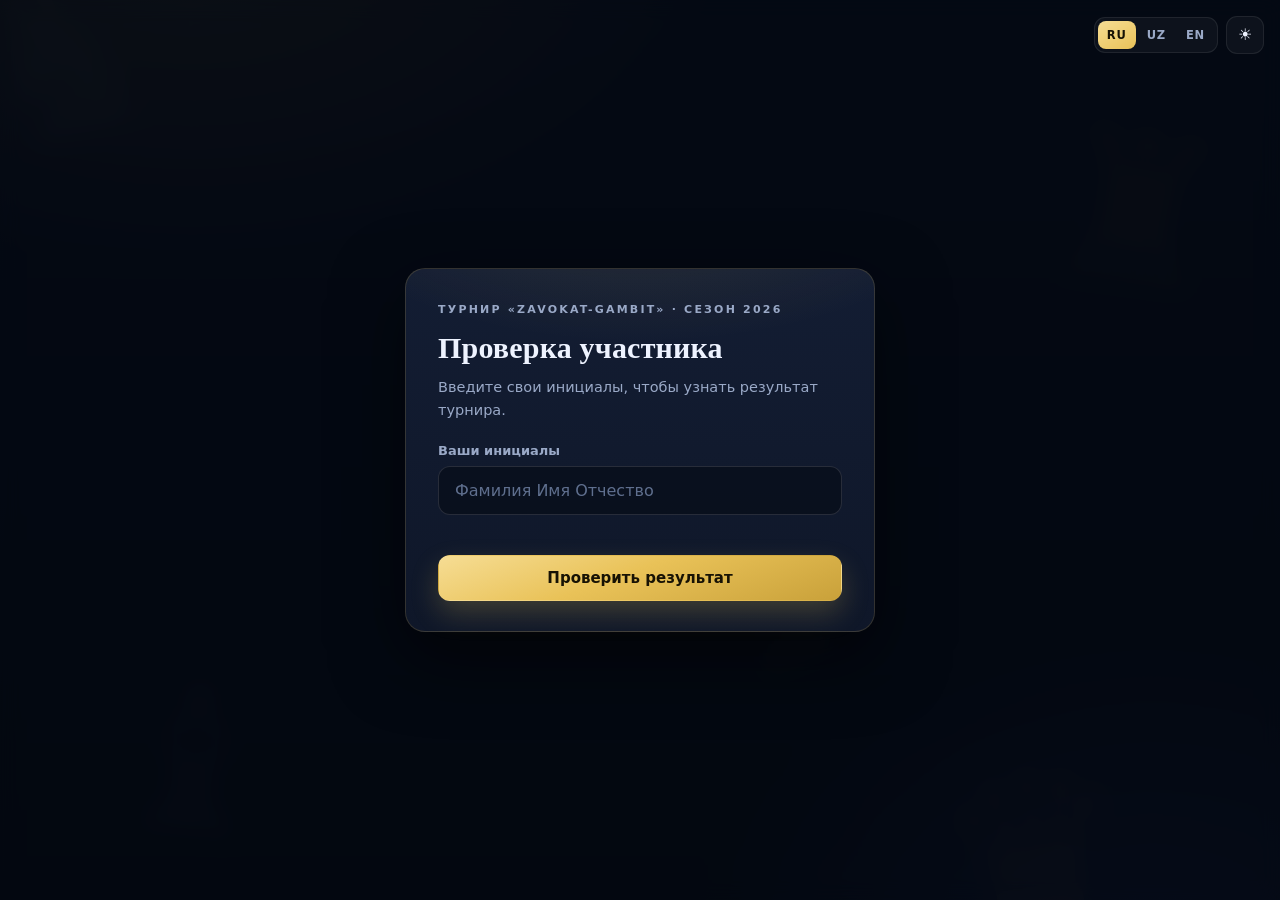
<file: index.html>
<!DOCTYPE html>
<html lang="ru" data-lang="ru" data-theme="dark">
<head>
  <meta charset="UTF-8">
  <meta name="viewport" content="width=device-width, initial-scale=1">
  <script>
    (function () {
      try {
        var theme = localStorage.getItem("chess-theme");
        var lang = localStorage.getItem("chess-lang");
        if (theme === "light" || theme === "dark") document.documentElement.setAttribute("data-theme", theme);
        if (lang === "ru" || lang === "uz" || lang === "en") {
          document.documentElement.setAttribute("data-lang", lang);
          document.documentElement.setAttribute("lang", lang);
        }
      } catch (e) {}
    })();
  </script>
  <title data-i18n="titleLogin">Турнир «Zavokat-gambit» — проверка участника</title>
  <link rel="stylesheet" href="css/style.css">
  <script src="js/i18n.js" defer></script>
  <script src="js/main.js" defer></script>
</head>
<body class="page-login">
  <div class="deco" aria-hidden="true">
    <span>♞</span><span>♜</span><span>♝</span><span>♛</span><span>♚</span><span>♟</span>
  </div>

  <div class="prefs">
    <div class="lang-switch" role="group" aria-label="Language">
      <button type="button" data-lang="ru" class="is-active" aria-pressed="true">RU</button>
      <button type="button" data-lang="uz" aria-pressed="false">UZ</button>
      <button type="button" data-lang="en" aria-pressed="false">EN</button>
    </div>
    <button type="button" class="theme-btn" id="themeBtn" aria-label="Включить светлую тему">☀</button>
  </div>

  <div class="modal-layer is-open" id="loginLayer">
    <section class="modal" aria-labelledby="loginTitle">
      <p class="eyebrow" data-i18n="loginEyebrow">Турнир «Zavokat-gambit» · сезон 2026</p>

      <div id="loginStep">
        <h1 id="loginTitle" data-i18n="loginTitle">Проверка участника</h1>
        <p class="muted" data-i18n="loginSubtitle">Введите свои инициалы, чтобы узнать результат турнира.</p>

        <form id="loginForm" novalidate>
          <label class="field">
            <span data-i18n="loginLabel">Ваши инициалы</span>
            <input id="nameInput" type="text" data-i18n-placeholder="loginPlaceholder"
                   placeholder="Фамилия Имя Отчество" autocomplete="off" spellcheck="false" maxlength="80">
          </label>
          <p class="error" id="loginError" role="alert" aria-live="polite"></p>
          <button class="btn btn-gold btn-block" type="submit" id="loginBtn" data-i18n="loginButton">Проверить результат</button>
        </form>
      </div>

      <div class="step hidden" id="loaderStep" aria-live="polite">
        <div class="spinner" aria-hidden="true"></div>
        <p class="loader-title" data-i18n="loaderTitle">Проверяем турнирную таблицу…</p>
        <p class="small muted" data-i18n="loaderNote">Это займёт несколько секунд</p>
        <div class="progress"><span></span></div>
      </div>

      <div class="step hidden" id="resultStep">
        <div class="crown" aria-hidden="true">♛</div>
        <p class="eyebrow gold" data-i18n="resultEyebrow">Результат найден</p>
        <h2 data-i18n="resultTitle">Поздравляем! Вы вошли в топ-50 лучших шахматистов турнира.</h2>
        <p class="prize-line" data-i18n-html="prizeLine">Ваш приз — <b>ваучер на 150 000 сум</b></p>
        <a class="btn btn-gold btn-block" href="prizes.html" data-i18n="prizesButton">Какие призы я могу получить</a>
      </div>
    </section>
  </div>
</body>
</html>
</file>
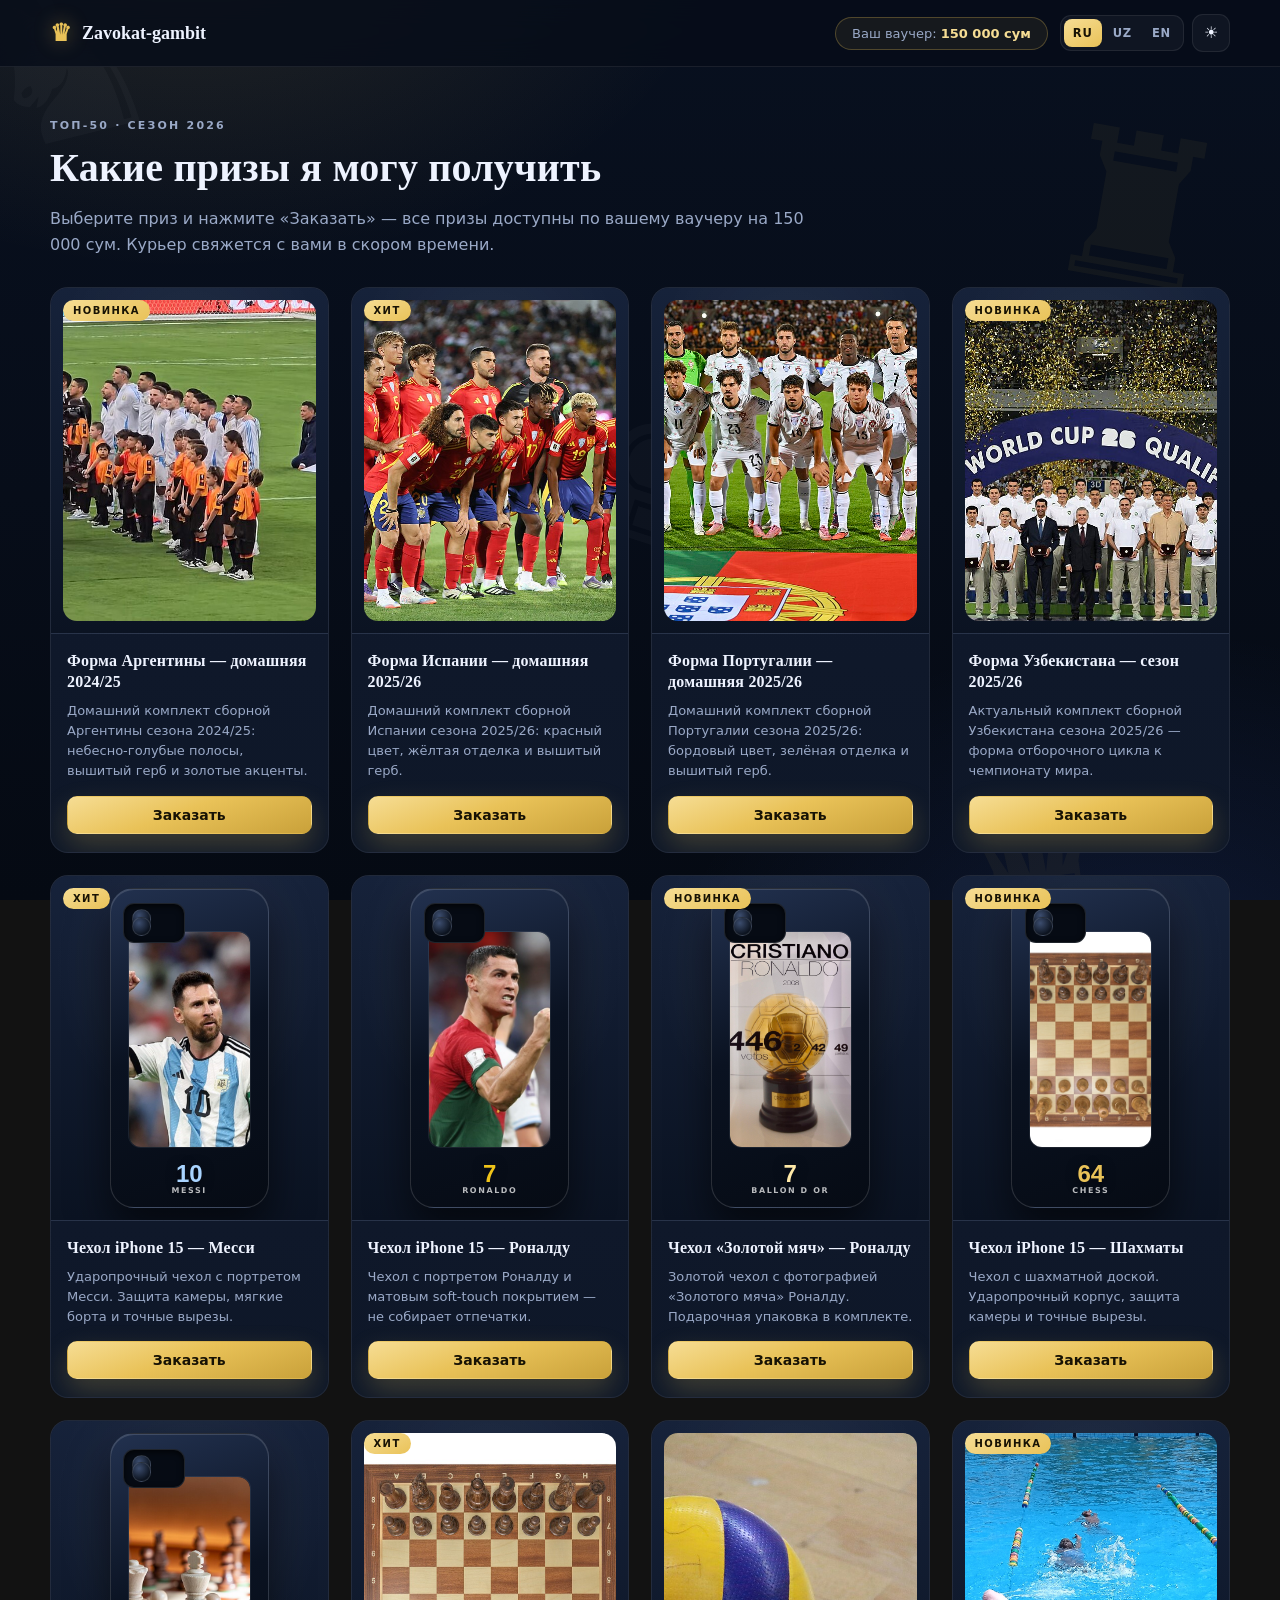
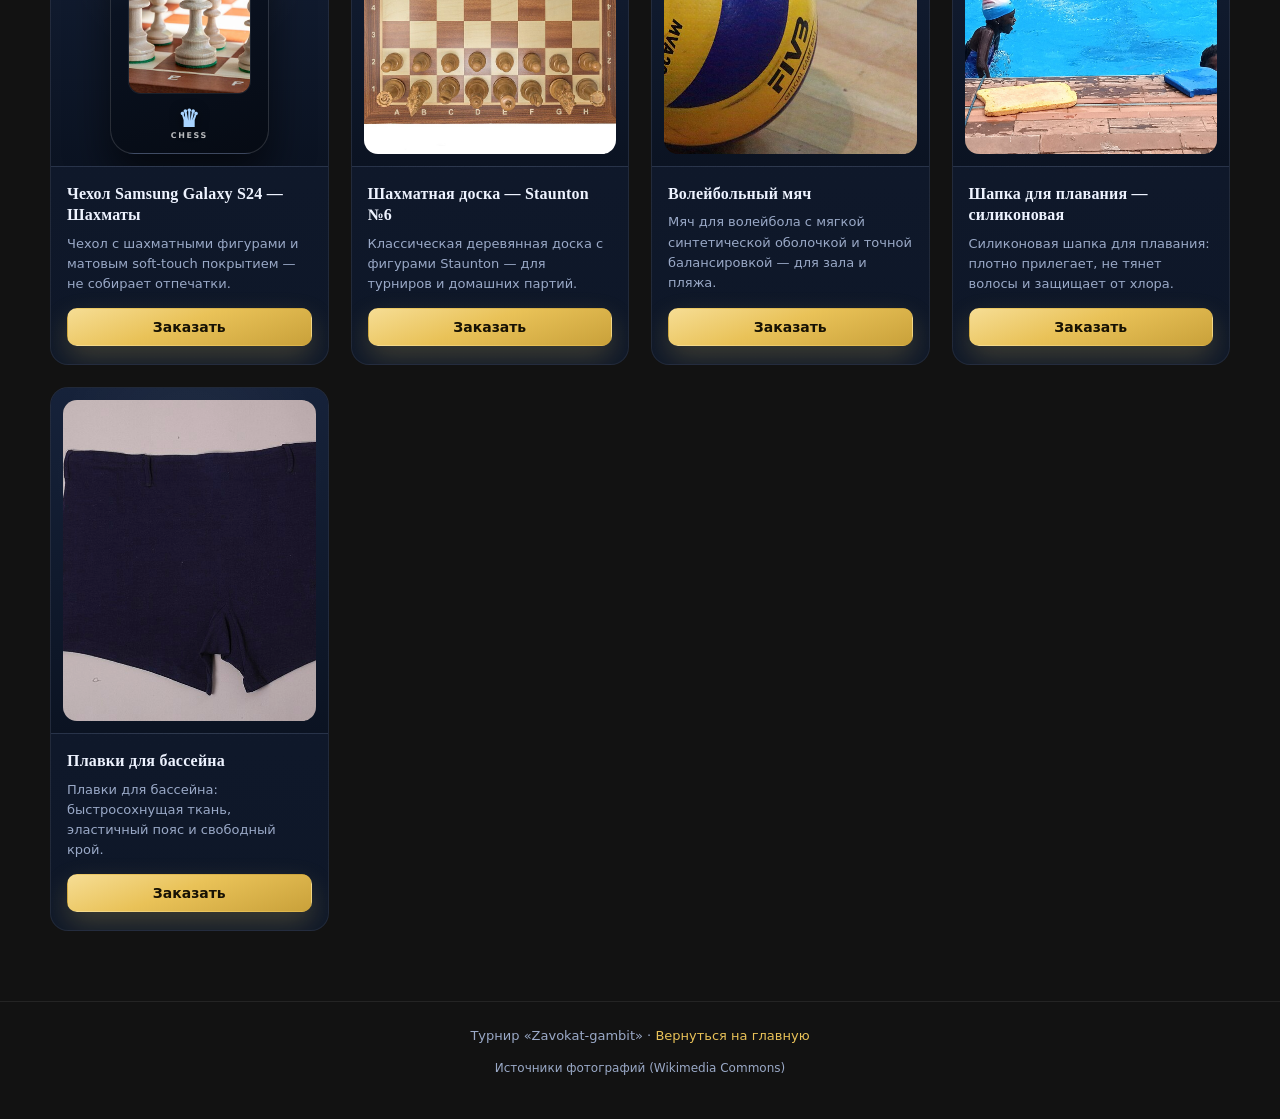
<file: prizes.html>
<!DOCTYPE html>
<html lang="ru" data-lang="ru" data-theme="dark">
<head>
  <meta charset="UTF-8">
  <meta name="viewport" content="width=device-width, initial-scale=1">
  <script>
    (function () {
      try {
        var theme = localStorage.getItem("chess-theme");
        var lang = localStorage.getItem("chess-lang");
        if (theme === "light" || theme === "dark") document.documentElement.setAttribute("data-theme", theme);
        if (lang === "ru" || lang === "uz" || lang === "en") {
          document.documentElement.setAttribute("data-lang", lang);
          document.documentElement.setAttribute("lang", lang);
        }
      } catch (e) {}
    })();
  </script>
  <title data-i18n="prizesPageTitle">Призы турнира «Zavokat-gambit»</title>
  <link rel="stylesheet" href="css/style.css">
  <script src="js/i18n.js" defer></script>
  <script src="js/prizes.js" defer></script>
</head>
<body class="page-prizes">
  <div class="deco" aria-hidden="true">
    <span>♞</span><span>♜</span><span>♝</span><span>♛</span><span>♚</span><span>♟</span>
  </div>

  <header class="site-head">
    <div class="wrap head-inner">
      <a class="brand" href="index.html"><i>♛</i> <span data-i18n="brand">Zavokat-gambit</span></a>
      <div class="head-right">
        <div class="voucher" data-i18n-html="voucher">Ваш ваучер: <b>150 000 сум</b></div>
        <div class="prefs">
          <div class="lang-switch" role="group" aria-label="Language">
            <button type="button" data-lang="ru" class="is-active" aria-pressed="true">RU</button>
            <button type="button" data-lang="uz" aria-pressed="false">UZ</button>
            <button type="button" data-lang="en" aria-pressed="false">EN</button>
          </div>
          <button type="button" class="theme-btn" id="themeBtn" aria-label="Включить светлую тему">☀</button>
        </div>
      </div>
    </div>
  </header>

  <main class="wrap">
    <section class="hero">
      <p class="eyebrow" data-i18n="prizesEyebrow">Топ-50 · сезон 2026</p>
      <h1 data-i18n="prizesTitle">Какие призы я могу получить</h1>
      <p class="muted" data-i18n="prizesSubtitle">
        Выберите приз и нажмите «Заказать» — все призы доступны по вашему ваучеру
        на 150 000 сум. Курьер свяжется с вами в скором времени.
      </p>
    </section>

    <div class="grid" id="grid"></div>
  </main>

  <footer class="site-foot">
    <div class="wrap">
      <p>
        <span data-i18n="footerTournament">Турнир «Zavokat-gambit»</span> ·
        <a href="index.html" data-i18n="footerBack">Вернуться на главную</a>
      </p>
      <details class="credits">
        <summary data-i18n="creditsSummary">Источники фотографий (Wikimedia Commons)</summary>
        <ul>
          <li><a href="https://commons.wikimedia.org/wiki/File:Argentina_singing_anthem_-_ARG_v_CAN_-_2024-07-09.jpg" target="_blank" rel="noopener">Форма Аргентины 2024/25</a></li>
          <li><a href="https://commons.wikimedia.org/wiki/File:Spain_football_team_in_2025.jpg" target="_blank" rel="noopener">Форма Испании 2025/26</a></li>
          <li><a href="https://commons.wikimedia.org/wiki/File:Portugal_national_football_team_0866.jpg" target="_blank" rel="noopener">Форма Португалии 2025/26</a></li>
          <li><a href="https://commons.wikimedia.org/wiki/File:Uzbekistan_national_association_football_team_with_President_of_Uzbekistan_after_Uzbekistan-Qatar_match,_on_June_10,_2025.jpg" target="_blank" rel="noopener">Форма Узбекистана 2025/26</a></li>
          <li><a href="https://commons.wikimedia.org/wiki/File:Lionel_Messi_WC2022.jpg" target="_blank" rel="noopener">Месси</a></li>
          <li><a href="https://commons.wikimedia.org/wiki/File:Cristiano_Ronaldo_WC2022_-_02.jpg" target="_blank" rel="noopener">Роналду 2022</a></li>
          <li><a href="https://commons.wikimedia.org/wiki/File:Cristiano_Ronaldo%27s_2008_Ballon_d%27Or_trophy,_Real_Madrid_Museum,_Santiago_Bernab%C3%A9u,_Madrid,_Spain_(Ank_Kumar,_Infosys_Limited)_02.jpg" target="_blank" rel="noopener">«Золотой мяч»</a></li>
          <li><a href="https://commons.wikimedia.org/wiki/File:Chess_game_Staunton_No._6_top_view.jpg" target="_blank" rel="noopener">Шахматная доска</a></li>
          <li><a href="https://commons.wikimedia.org/wiki/File:Chess_pieces_close_up.jpg" target="_blank" rel="noopener">Шахматы, чехол</a></li>
          <li><a href="https://commons.wikimedia.org/wiki/File:Volleyball_ball_-_le_ballon_de_volley-ball_-_%D9%83%D8%B1%D8%A9_%D8%A7%D9%84%D9%83%D8%B1%D8%A9_%D8%A7%D9%84%D8%B7%D8%A7%D8%A6%D8%B1%D8%A9_Esp%C3%A9rance_sportive_de_Tunis_photo2.jpg" target="_blank" rel="noopener">Волейбольный мяч</a></li>
          <li><a href="https://commons.wikimedia.org/wiki/File:Swimming_cap.jpg" target="_blank" rel="noopener">Шапка для плавания</a></li>
          <li><a href="https://commons.wikimedia.org/wiki/File:Cal%C3%A7%C3%A3o_de_Banho%2C_Acervo_do_Museu_Paulista_da_USP_%285%29.jpg" target="_blank" rel="noopener">Плавки</a></li>
        </ul>
      </details>
    </div>
  </footer>

  <div class="modal-layer" id="confirmLayer" aria-hidden="true">
    <div class="modal modal-sm" role="dialog" aria-modal="true" aria-labelledby="confirmTitle">
      <p class="eyebrow gold" data-i18n="confirmEyebrow">Подтверждение</p>
      <h2 id="confirmTitle" data-i18n="confirmTitle">Вы точно хотите заказать?</h2>
      <p class="order-name" id="confirmProduct"></p>
      <div class="modal-actions">
        <button class="btn btn-gold" type="button" id="confirmYes" data-i18n="yes">Да</button>
        <button class="btn btn-ghost" type="button" id="confirmNo" data-i18n="no">Нет</button>
      </div>
    </div>
  </div>

  <div class="modal-layer" id="doneLayer" aria-hidden="true">
    <div class="modal modal-sm" role="dialog" aria-modal="true" aria-labelledby="doneTitle">
      <div class="check" aria-hidden="true">✓</div>
      <h2 id="doneTitle" data-i18n="doneTitle">Заказ принят!</h2>
      <p class="muted" data-i18n="doneText">В скором времени с вами свяжется курьер.</p>
      <button class="btn btn-gold btn-block" type="button" id="doneOk" data-i18n="doneButton">Отлично</button>
    </div>
  </div>
</body>
</html>
</file>
<file: css/style.css>
:root {
  --bg: #070d19;
  --panel: #111a2e;
  --panel-2: #16223a;
  --line: rgba(233, 194, 88, 0.16);
  --line-soft: rgba(255, 255, 255, 0.08);
  --gold: #e9c258;
  --gold-2: #f6dd94;
  --gold-text: #f6dd94;
  --text: #eef3ff;
  --muted: #9aa9c7;
  --danger: #ff7c7c;
  --ok: #6fe3a8;
  --radius: 20px;
  --shadow: 0 24px 70px rgba(0, 0, 0, 0.55);

  --body-bg:
    radial-gradient(900px 600px at 15% -10%, rgba(233, 194, 88, 0.13), transparent 60%),
    radial-gradient(800px 600px at 90% 110%, rgba(76, 118, 255, 0.14), transparent 60%),
    linear-gradient(180deg, #08101f 0%, #070d19 55%, #050a13 100%);
  --deco: rgba(255, 255, 255, 0.028);
  --deco-gold: rgba(233, 194, 88, 0.05);

  --card-bg: linear-gradient(180deg, var(--panel), #0e1728);
  --media-bg:
    radial-gradient(70% 70% at 50% 25%, rgba(255, 255, 255, 0.06), transparent 70%),
    linear-gradient(180deg, #16223a, #0b1322);
  --head-bg: rgba(7, 13, 25, 0.82);
  --backdrop: rgba(4, 8, 16, 0.72);
  --modal-bg:
    radial-gradient(520px 260px at 50% -30%, rgba(233, 194, 88, 0.14), transparent 70%),
    linear-gradient(180deg, #131d33, #0f1729);
  --ghost-bg: rgba(255, 255, 255, 0.04);
  --ghost-hover: rgba(255, 255, 255, 0.08);
  --ghost-border: rgba(255, 255, 255, 0.08);
  --ghost-border-hover: rgba(255, 255, 255, 0.2);
  --input-bg: rgba(5, 10, 20, 0.6);
  --input-bg-focus: rgba(5, 10, 20, 0.85);
  --input-border: rgba(255, 255, 255, 0.12);
  --placeholder: #5f6f8e;
  --track: rgba(255, 255, 255, 0.08);
  --spinner-track: rgba(255, 255, 255, 0.1);
  --hover-soft: rgba(255, 255, 255, 0.05);
  --img-bg: #0c1424;
}

:root[data-theme="light"] {
  --line: rgba(24, 38, 74, 0.14);
  --line-soft: rgba(24, 38, 74, 0.1);
  --gold: #c79a22;
  --gold-2: #e2bc55;
  --gold-text: #8b6a0e;
  --text: #17203a;
  --muted: #5c6884;
  --danger: #c33a3a;
  --ok: #16845a;
  --shadow: 0 24px 60px rgba(23, 32, 58, 0.16);

  --body-bg:
    radial-gradient(900px 600px at 15% -10%, rgba(231, 186, 60, 0.22), transparent 60%),
    radial-gradient(800px 600px at 90% 110%, rgba(76, 118, 255, 0.14), transparent 60%),
    linear-gradient(180deg, #f8faff 0%, #eef2fa 55%, #e7edf8 100%);
  --deco: rgba(20, 35, 70, 0.05);
  --deco-gold: rgba(160, 120, 20, 0.09);

  --panel: #ffffff;
  --panel-2: #f5f8fd;
  --card-bg: linear-gradient(180deg, #ffffff, #f6f9fd);
  --media-bg:
    radial-gradient(70% 70% at 50% 25%, rgba(255, 255, 255, 0.7), transparent 70%),
    linear-gradient(180deg, #eef2f9, #e2e9f5);
  --head-bg: rgba(255, 255, 255, 0.85);
  --backdrop: rgba(18, 28, 48, 0.45);
  --modal-bg:
    radial-gradient(520px 260px at 50% -30%, rgba(233, 194, 88, 0.2), transparent 70%),
    linear-gradient(180deg, #ffffff, #f3f7fc);
  --ghost-bg: rgba(24, 38, 74, 0.04);
  --ghost-hover: rgba(24, 38, 74, 0.08);
  --ghost-border: rgba(24, 38, 74, 0.14);
  --ghost-border-hover: rgba(24, 38, 74, 0.28);
  --input-bg: #f7f9fd;
  --input-bg-focus: #ffffff;
  --input-border: rgba(24, 38, 74, 0.16);
  --placeholder: #909bb5;
  --track: rgba(24, 38, 74, 0.1);
  --spinner-track: rgba(24, 38, 74, 0.1);
  --hover-soft: rgba(24, 38, 74, 0.05);
  --img-bg: #e6ecf7;
}

* { box-sizing: border-box; }

html { color-scheme: dark; }
html[data-theme="light"] { color-scheme: light; }

html, body { min-height: 100%; }

body {
  margin: 0;
  font-family: "Segoe UI", system-ui, -apple-system, Arial, sans-serif;
  color: var(--text);
  background: var(--body-bg);
  background-attachment: fixed;
  -webkit-font-smoothing: antialiased;
  transition: color 0.25s ease;
}

body.modal-open { overflow: hidden; }

h1, h2, h3 {
  font-family: Georgia, "Times New Roman", serif;
  font-weight: 700;
  letter-spacing: 0.2px;
  margin: 0;
  line-height: 1.2;
}

h1 { font-size: clamp(24px, 3vw, 30px); }
h2 { font-size: clamp(19px, 2.2vw, 22px); }
h3 { font-size: 16px; }

p { margin: 0; }

.hidden { display: none !important; }
.muted { color: var(--muted); }
.small { font-size: 13px; }
.gold { color: var(--gold-text); }

/* ---------- декор ---------- */
.deco {
  position: fixed;
  inset: 0;
  pointer-events: none;
  z-index: 0;
  overflow: hidden;
}
.deco span {
  position: absolute;
  font-size: clamp(90px, 16vw, 220px);
  color: var(--deco);
  line-height: 1;
  user-select: none;
}
.deco span:nth-child(1) { top: -4%; left: -2%; transform: rotate(-14deg); }
.deco span:nth-child(2) { top: 12%; right: 4%; transform: rotate(10deg); color: var(--deco-gold); }
.deco span:nth-child(3) { bottom: 4%; left: 8%; transform: rotate(6deg); }
.deco span:nth-child(4) { bottom: -6%; right: 12%; transform: rotate(-8deg); color: var(--deco-gold); }
.deco span:nth-child(5) { top: 42%; left: 46%; transform: rotate(18deg); }
.deco span:nth-child(6) { top: 62%; right: 34%; transform: rotate(-22deg); font-size: clamp(60px, 10vw, 140px); }

/* ---------- кнопки ---------- */
.btn {
  display: inline-flex;
  align-items: center;
  justify-content: center;
  gap: 8px;
  padding: 13px 22px;
  border: 1px solid transparent;
  border-radius: 12px;
  font: inherit;
  font-weight: 700;
  font-size: 15px;
  text-decoration: none;
  cursor: pointer;
  transition: transform 0.18s ease, box-shadow 0.18s ease, background 0.18s ease, border-color 0.18s ease;
}
.btn:active { transform: translateY(1px) scale(0.995); }
.btn-block { width: 100%; }
.btn-sm { padding: 10px 16px; font-size: 14px; border-radius: 10px; }

.btn-gold {
  background: linear-gradient(160deg, var(--gold-2), var(--gold) 45%, #c9a13a);
  color: #171204;
  box-shadow: 0 12px 28px rgba(233, 194, 88, 0.22);
}
.btn-gold:hover { box-shadow: 0 16px 36px rgba(233, 194, 88, 0.34); transform: translateY(-1px); }

.btn-ghost {
  background: var(--ghost-bg);
  border-color: var(--ghost-border);
  color: var(--text);
}
.btn-ghost:hover { background: var(--ghost-hover); border-color: var(--ghost-border-hover); }

.btn:disabled { opacity: 0.6; cursor: not-allowed; }

/* ---------- модальные окна ---------- */
.modal-layer {
  position: fixed;
  inset: 0;
  z-index: 20;
  display: flex;
  align-items: center;
  justify-content: center;
  padding: 20px;
  background: var(--backdrop);
  backdrop-filter: blur(10px);
  -webkit-backdrop-filter: blur(10px);
  opacity: 0;
  visibility: hidden;
  transition: opacity 0.25s ease, visibility 0.25s ease;
}
.modal-layer.is-open { opacity: 1; visibility: visible; }
.modal-layer.is-open .modal { transform: translateY(0) scale(1); }
.modal-layer { overflow-y: auto; }

.modal {
  position: relative;
  width: 100%;
  margin: auto;
  max-width: 470px;
  padding: 34px 32px 30px;
  border: 1px solid var(--line);
  border-radius: var(--radius);
  background: var(--modal-bg);
  box-shadow: var(--shadow);
  transform: translateY(14px) scale(0.98);
  transition: transform 0.3s cubic-bezier(0.2, 0.8, 0.3, 1);
}
.modal-sm { max-width: 400px; text-align: center; }

.eyebrow {
  font-size: 11px;
  font-weight: 700;
  letter-spacing: 2.2px;
  text-transform: uppercase;
  color: var(--muted);
  margin-bottom: 14px;
}

.modal h1, .modal h2 { margin-bottom: 10px; }
.modal .muted { margin-bottom: 22px; line-height: 1.55; font-size: 14.5px; }

/* форма */
.field { display: block; margin-bottom: 8px; }
.field span {
  display: block;
  margin-bottom: 8px;
  font-size: 13px;
  font-weight: 600;
  color: var(--muted);
}
.field input {
  width: 100%;
  padding: 14px 16px;
  font: inherit;
  font-size: 16px;
  color: var(--text);
  background: var(--input-bg);
  border: 1px solid var(--input-border);
  border-radius: 12px;
  outline: none;
  transition: border-color 0.18s ease, box-shadow 0.18s ease, background 0.18s ease;
}
.field input::placeholder { color: var(--placeholder); }
.field input:focus {
  border-color: rgba(233, 194, 88, 0.65);
  box-shadow: 0 0 0 4px rgba(233, 194, 88, 0.12);
  background: var(--input-bg-focus);
}
.field input.invalid { border-color: rgba(255, 124, 124, 0.75); }

.error {
  min-height: 20px;
  margin: 4px 0 12px;
  font-size: 13.5px;
  color: var(--danger);
}

.shake { animation: shake 0.4s ease; }
@keyframes shake {
  0%, 100% { transform: translateX(0); }
  20% { transform: translateX(-8px); }
  40% { transform: translateX(7px); }
  60% { transform: translateX(-5px); }
  80% { transform: translateX(3px); }
}

/* загрузка */
.step { animation: fadeUp 0.35s ease both; }
@keyframes fadeUp {
  from { opacity: 0; transform: translateY(8px); }
  to { opacity: 1; transform: translateY(0); }
}

#loaderStep { padding: 18px 0 6px; text-align: center; }

.spinner {
  width: 62px;
  height: 62px;
  margin: 0 auto 22px;
  border-radius: 50%;
  border: 3px solid var(--spinner-track);
  border-top-color: var(--gold);
  border-right-color: rgba(233, 194, 88, 0.5);
  animation: spin 0.9s linear infinite;
}
@keyframes spin { to { transform: rotate(360deg); } }

.loader-title { font-weight: 700; font-size: 17px; margin-bottom: 6px; }

.progress {
  height: 6px;
  margin: 24px auto 0;
  width: 100%;
  max-width: 300px;
  border-radius: 99px;
  background: var(--track);
  overflow: hidden;
}
.progress span {
  display: block;
  height: 100%;
  width: 100%;
  border-radius: 99px;
  background: linear-gradient(90deg, var(--gold-2), var(--gold));
  transform-origin: left;
  animation: fill 5s linear forwards;
}
@keyframes fill { from { transform: scaleX(0); } to { transform: scaleX(1); } }

/* результат */
#resultStep { text-align: center; }
.crown {
  font-size: 52px;
  line-height: 1;
  margin-bottom: 14px;
  color: var(--gold);
  text-shadow: 0 0 34px rgba(233, 194, 88, 0.45);
  animation: pop 0.6s cubic-bezier(0.2, 1.4, 0.4, 1) both;
}
@keyframes pop {
  from { opacity: 0; transform: scale(0.4) rotate(-12deg); }
  to { opacity: 1; transform: scale(1) rotate(0); }
}
#resultStep .eyebrow { margin-bottom: 8px; }
#resultStep h2 { margin-bottom: 12px; line-height: 1.35; }

.prize-line {
  display: inline-block;
  margin-bottom: 22px;
  padding: 10px 18px;
  font-size: 15px;
  color: var(--muted);
  background: rgba(233, 194, 88, 0.08);
  border: 1px solid rgba(233, 194, 88, 0.22);
  border-radius: 99px;
}
.prize-line b { color: var(--gold-text); }

/* ---------- страница призов ---------- */
.wrap {
  width: min(1180px, 100% - 48px);
  margin-inline: auto;
  position: relative;
  z-index: 1;
}

.site-head {
  position: sticky;
  top: 0;
  z-index: 10;
  background: var(--head-bg);
  backdrop-filter: blur(14px);
  -webkit-backdrop-filter: blur(14px);
  border-bottom: 1px solid var(--line-soft);
}
.head-inner {
  display: flex;
  align-items: center;
  justify-content: space-between;
  gap: 16px;
  padding: 14px 0;
}
.brand {
  display: inline-flex;
  align-items: center;
  gap: 10px;
  font-family: Georgia, "Times New Roman", serif;
  font-size: 18px;
  font-weight: 700;
  color: var(--text);
  text-decoration: none;
  white-space: nowrap;
}
.brand i {
  font-style: normal;
  font-size: 24px;
  color: var(--gold);
  text-shadow: 0 0 20px rgba(233, 194, 88, 0.4);
}
.voucher {
  padding: 8px 16px;
  font-size: 13px;
  color: var(--muted);
  border: 1px solid rgba(233, 194, 88, 0.28);
  border-radius: 99px;
  background: rgba(233, 194, 88, 0.07);
  white-space: nowrap;
}
.voucher b { color: var(--gold-text); }

/* ---------- переключатели языка и темы ---------- */
.prefs {
  display: flex;
  align-items: center;
  gap: 8px;
  z-index: 40;
}
.page-login .prefs {
  position: fixed;
  top: 16px;
  right: 16px;
}
.head-right {
  display: flex;
  align-items: center;
  justify-content: flex-end;
  flex-wrap: wrap;
  gap: 12px;
}
.lang-switch {
  display: flex;
  gap: 2px;
  padding: 3px;
  border: 1px solid var(--ghost-border);
  border-radius: 11px;
  background: var(--ghost-bg);
}
.lang-switch button {
  border: 0;
  background: transparent;
  color: var(--muted);
  font: inherit;
  font-size: 11.5px;
  font-weight: 800;
  letter-spacing: 0.8px;
  padding: 7px 9px;
  border-radius: 8px;
  cursor: pointer;
  transition: background 0.18s ease, color 0.18s ease;
}
.lang-switch button:hover { color: var(--text); }
.lang-switch button.is-active {
  color: #171204;
  background: linear-gradient(150deg, var(--gold-2), var(--gold));
}
.theme-btn {
  width: 38px;
  height: 38px;
  display: grid;
  place-items: center;
  font-size: 16px;
  line-height: 1;
  color: var(--text);
  background: var(--ghost-bg);
  border: 1px solid var(--ghost-border);
  border-radius: 11px;
  cursor: pointer;
  transition: background 0.18s ease, border-color 0.18s ease, transform 0.18s ease;
}
.theme-btn:hover {
  background: var(--ghost-hover);
  border-color: var(--ghost-border-hover);
  transform: translateY(-1px);
}

.hero { padding: 52px 0 30px; max-width: 760px; }
.hero .eyebrow { margin-bottom: 12px; }
.hero h1 { font-size: clamp(26px, 4vw, 40px); margin-bottom: 14px; }
.hero p.muted { font-size: 16px; line-height: 1.6; }

.grid {
  display: grid;
  grid-template-columns: repeat(auto-fill, minmax(240px, 1fr));
  gap: 22px;
  padding-bottom: 70px;
}

.card {
  display: flex;
  flex-direction: column;
  border: 1px solid var(--line-soft);
  border-radius: 18px;
  background: var(--card-bg);
  overflow: hidden;
  opacity: 0;
  animation: cardIn 0.55s cubic-bezier(0.2, 0.8, 0.3, 1) forwards;
  transition: transform 0.25s ease, border-color 0.25s ease, box-shadow 0.25s ease;
}
@keyframes cardIn {
  from { opacity: 0; transform: translateY(18px); }
  to { opacity: 1; transform: translateY(0); }
}
.card:hover {
  transform: translateY(-5px);
  border-color: rgba(233, 194, 88, 0.35);
  box-shadow: var(--shadow);
}

.card-media {
  position: relative;
  aspect-ratio: 4 / 5;
  padding: 12px;
  overflow: hidden;
  background: var(--media-bg);
  border-bottom: 1px solid var(--line-soft);
}
.card-media .photo {
  width: 100%;
  height: 100%;
  display: block;
  object-fit: cover;
  object-position: center 35%;
  border-radius: 14px;
  background: var(--img-bg);
  transition: transform 0.5s cubic-bezier(0.2, 0.8, 0.3, 1);
}
.card:hover .card-media .photo { transform: scale(1.045); }

/* чехол-мокап с реальным фото */
.case-shot {
  height: 100%;
  display: flex;
  align-items: center;
  justify-content: center;
}
.case-body {
  position: relative;
  height: 100%;
  aspect-ratio: 1 / 2.02;
  display: flex;
  flex-direction: column;
  gap: 5%;
  padding: 7% 7% 5%;
  border-radius: 24px;
  background: linear-gradient(160deg, #22314f, #0a1221 48%, #060b14);
  border: 1px solid rgba(255, 255, 255, 0.14);
  box-shadow:
    0 24px 40px rgba(0, 0, 0, 0.55),
    inset 0 1px 0 rgba(255, 255, 255, 0.14);
}
.case-cam {
  position: absolute;
  top: 4.5%;
  left: 8%;
  width: 39%;
  height: 12.5%;
  border-radius: 11px;
  background: #060b14;
  border: 1px solid rgba(255, 255, 255, 0.1);
  box-shadow: inset 0 2px 6px rgba(0, 0, 0, 0.7);
}
.case-cam::before,
.case-cam::after {
  content: "";
  position: absolute;
  width: 30%;
  aspect-ratio: 1;
  border-radius: 50%;
  background: radial-gradient(circle at 35% 30%, #3c4d6e, #0d1420 70%);
  border: 1px solid rgba(255, 255, 255, 0.12);
}
.case-cam::before { top: 14%; left: 12%; }
.case-cam::after { bottom: 14%; left: 12%; }
.case-photo {
  flex: 1;
  min-height: 0;
  margin-top: 21%;
  overflow: hidden;
  border-radius: 12px;
  background: #0b1120;
  box-shadow: 0 0 0 1px rgba(255, 255, 255, 0.08);
}
.case-photo .photo {
  width: 100%;
  height: 100%;
  border-radius: 0;
  object-fit: cover;
}
.card:hover .case-photo .photo { transform: scale(1.06); }
.case-print {
  display: flex;
  flex-direction: column;
  align-items: center;
  gap: 1px;
  line-height: 1;
}
.case-num {
  font-family: "Arial Black", Arial, sans-serif;
  font-weight: 900;
  font-size: clamp(14px, 1.9vw, 24px);
  color: var(--accent, var(--gold));
  text-shadow: 0 2px 12px rgba(0, 0, 0, 0.55);
}
.case-team {
  font-size: clamp(6px, 0.62vw, 9px);
  font-weight: 700;
  letter-spacing: 1.6px;
  color: rgba(255, 255, 255, 0.72);
}

.badge {
  position: absolute;
  top: 12px;
  left: 12px;
  z-index: 2;
  padding: 5px 10px;
  font-size: 10px;
  font-weight: 800;
  letter-spacing: 1.4px;
  text-transform: uppercase;
  color: #171204;
  background: linear-gradient(150deg, var(--gold-2), var(--gold));
  border-radius: 99px;
}

.card-body {
  display: flex;
  flex-direction: column;
  gap: 8px;
  flex: 1;
  padding: 16px 16px 18px;
}
.card-body h3 { line-height: 1.35; }
.card-desc {
  flex: 1;
  font-size: 13px;
  line-height: 1.55;
  color: var(--muted);
}
.card-body .btn { margin-top: 6px; }

/* подтверждение заказа */
.check {
  width: 64px;
  height: 64px;
  margin: 0 auto 18px;
  display: grid;
  place-items: center;
  font-size: 30px;
  font-weight: 700;
  color: var(--ok);
  border: 1px solid rgba(111, 227, 168, 0.35);
  border-radius: 50%;
  background: rgba(111, 227, 168, 0.1);
  box-shadow: 0 0 38px rgba(111, 227, 168, 0.18);
  animation: pop 0.5s cubic-bezier(0.2, 1.4, 0.4, 1) both;
}
.modal-sm h2 { margin-bottom: 10px; }
.modal-sm .muted { margin-bottom: 24px; }
.modal-sm .order-name {
  display: block;
  margin: 14px 0 22px;
  padding: 12px 16px;
  font-size: 14px;
  color: var(--gold-text);
  background: rgba(233, 194, 88, 0.08);
  border: 1px solid rgba(233, 194, 88, 0.2);
  border-radius: 12px;
}
.modal-actions {
  display: grid;
  grid-template-columns: 1fr 1fr;
  gap: 12px;
}

.site-foot {
  padding: 26px 0 40px;
  border-top: 1px solid var(--line-soft);
  color: var(--muted);
  font-size: 13px;
  text-align: center;
  position: relative;
  z-index: 1;
}
.site-foot a { color: var(--gold); text-decoration: none; }
.site-foot a:hover { text-decoration: underline; }

.credits { margin-top: 14px; }
.credits summary {
  display: inline-block;
  cursor: pointer;
  color: var(--muted);
  font-size: 12px;
  padding: 4px 8px;
  border-radius: 8px;
}
.credits summary:hover { color: var(--text); background: var(--hover-soft); }
.credits ul {
  list-style: none;
  margin: 10px auto 0;
  padding: 0;
  max-width: 760px;
  display: flex;
  flex-wrap: wrap;
  justify-content: center;
  gap: 6px 14px;
  font-size: 11.5px;
  line-height: 1.5;
}

@media (max-width: 900px) {
  .wrap { width: calc(100% - 40px); }
  .grid { grid-template-columns: repeat(auto-fill, minmax(210px, 1fr)); gap: 18px; }
  .hero { padding: 40px 0 24px; }
  body { background-attachment: scroll; }
}

@media (max-width: 640px) {
  .wrap { width: calc(100% - 32px); }
  .modal { padding: 28px 22px 24px; }
  .modal-layer { padding: 16px; }
  .page-login .modal-layer { padding-top: 78px; }
  .head-inner { flex-wrap: wrap; row-gap: 10px; padding: 12px 0; }
  .head-right { flex: 1 1 100%; justify-content: space-between; gap: 10px; }
  .voucher { font-size: 12px; padding: 6px 12px; }
  .hero { padding: 34px 0 22px; }
  .hero p.muted { font-size: 15px; }
  .grid { grid-template-columns: repeat(2, minmax(0, 1fr)); gap: 12px; padding-bottom: 48px; }
  .card { border-radius: 15px; }
  .card-media { padding: 8px; }
  .badge { top: 8px; left: 8px; font-size: 9px; padding: 4px 8px; letter-spacing: 1px; }
  .card-body { padding: 12px 12px 14px; gap: 6px; }
  .card-body h3 { font-size: 14.5px; }
  .card-desc { font-size: 12px; }
  .card-body .btn { width: 100%; padding: 10px 8px; font-size: 13px; }
  .case-body { border-radius: 18px; }
  .case-cam { border-radius: 8px; }
  .case-photo { border-radius: 9px; }
  .case-num { font-size: 17px; }
  .case-team { font-size: 7px; }
  .credits ul { gap: 4px 10px; font-size: 11px; }
}

@media (max-width: 420px) {
  .wrap { width: calc(100% - 24px); }
  .head-inner { gap: 8px; }
  .brand { font-size: 16px; }
  .brand i { font-size: 21px; }
  .voucher { font-size: 11px; padding: 5px 9px; }
  .lang-switch button { padding: 6px 7px; font-size: 11px; }
  .theme-btn { width: 34px; height: 34px; font-size: 14px; }
  .modal { padding: 24px 18px 20px; border-radius: 16px; }
  .modal h1 { font-size: 22px; }
  .modal h2 { font-size: 18px; }
  .modal .muted { font-size: 13.5px; line-height: 1.5; }
  .prize-line { padding: 8px 14px; font-size: 13px; }
  .grid { gap: 10px; }
  .card-body { padding: 10px 10px 12px; }
  .card-body h3 { font-size: 13.5px; }
  .card-desc { font-size: 11.5px; line-height: 1.45; }
  .card-body .btn { padding: 9px 6px; font-size: 12px; }
  .order-name { font-size: 13px; padding: 10px 12px; }
  .deco span { font-size: clamp(64px, 22vw, 120px); }
  .site-foot { font-size: 12px; padding: 22px 0 32px; }
}

@media (max-width: 360px) {
  .head-inner { row-gap: 8px; }
  .voucher { font-size: 10px; padding: 4px 8px; }
  .lang-switch button { padding: 5px 6px; font-size: 10px; }
  .theme-btn { width: 32px; height: 32px; font-size: 13px; }
  .brand { font-size: 15px; }
  .brand i { font-size: 20px; }
}

@media (prefers-reduced-motion: reduce) {
  *, *::before, *::after {
    animation-duration: 0.01ms !important;
    animation-iteration-count: 1 !important;
    transition-duration: 0.01ms !important;
  }
  .card { opacity: 1; }
}
</file>
